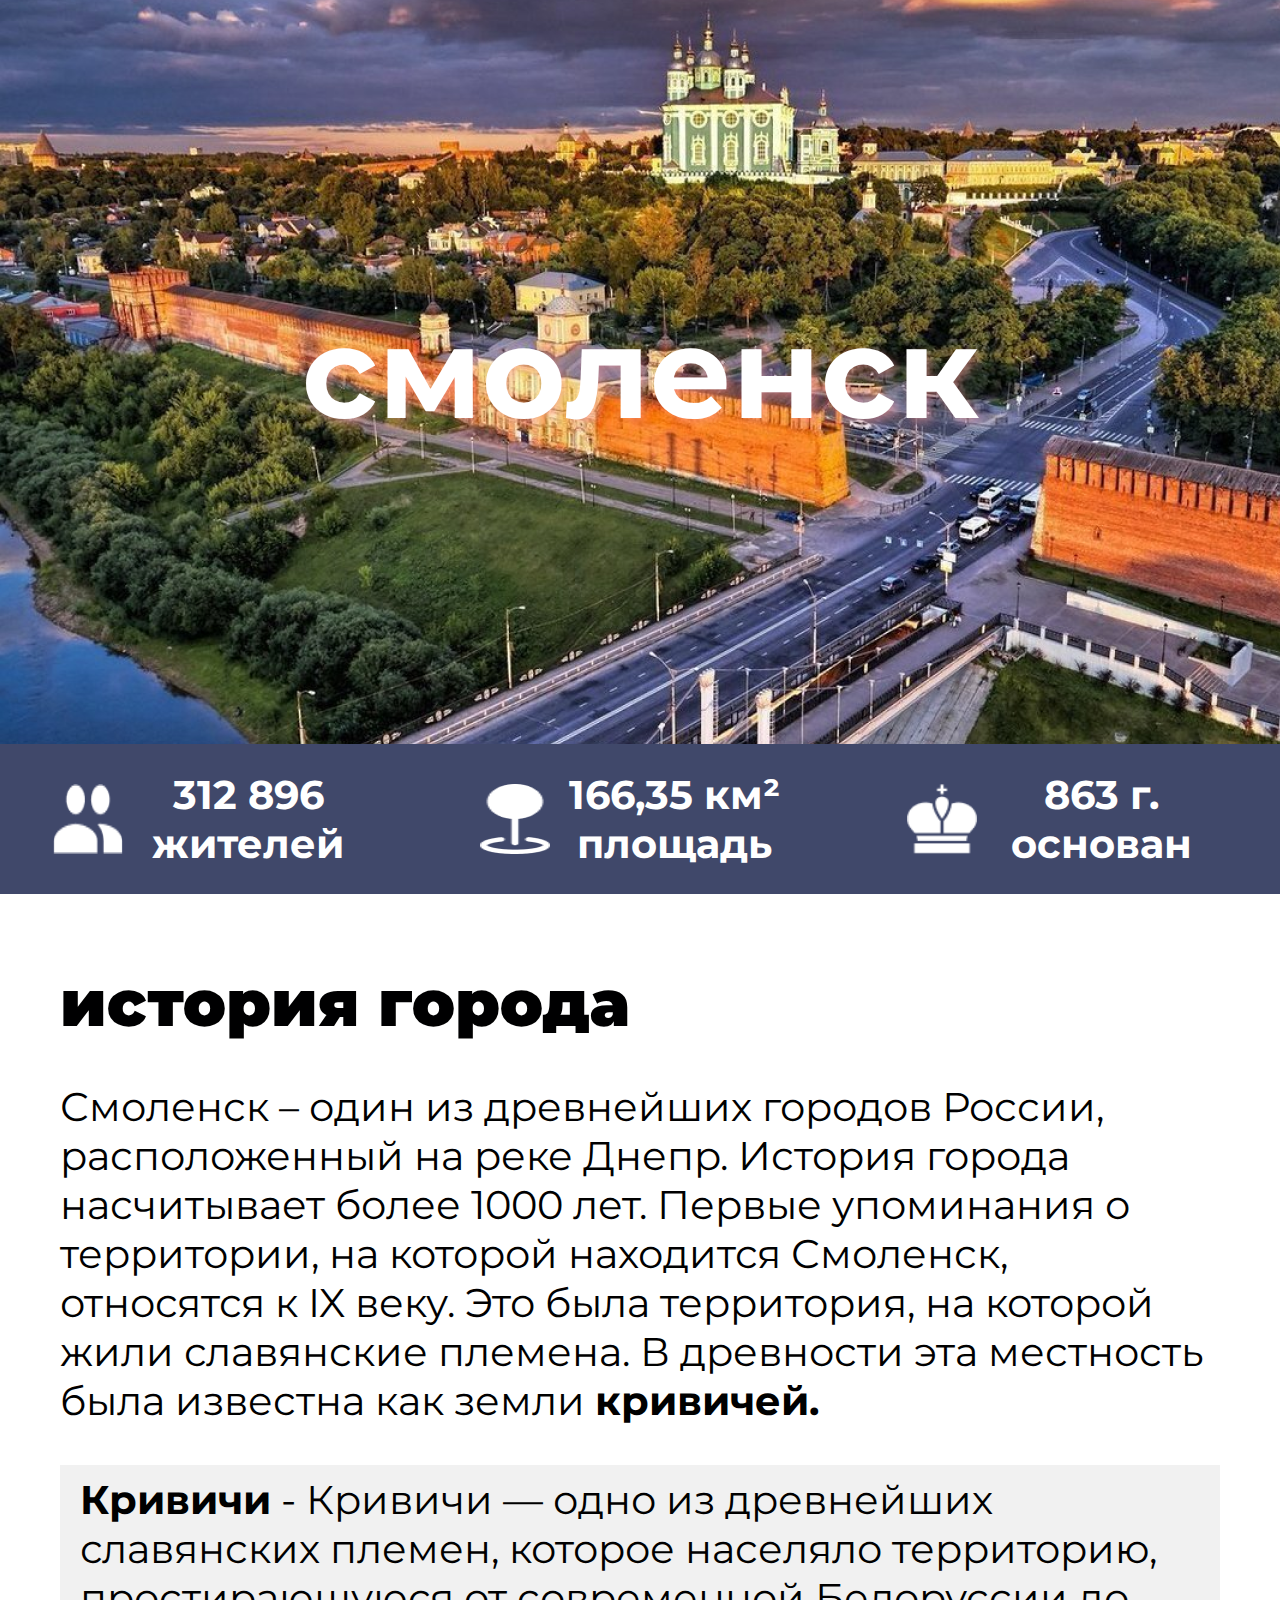
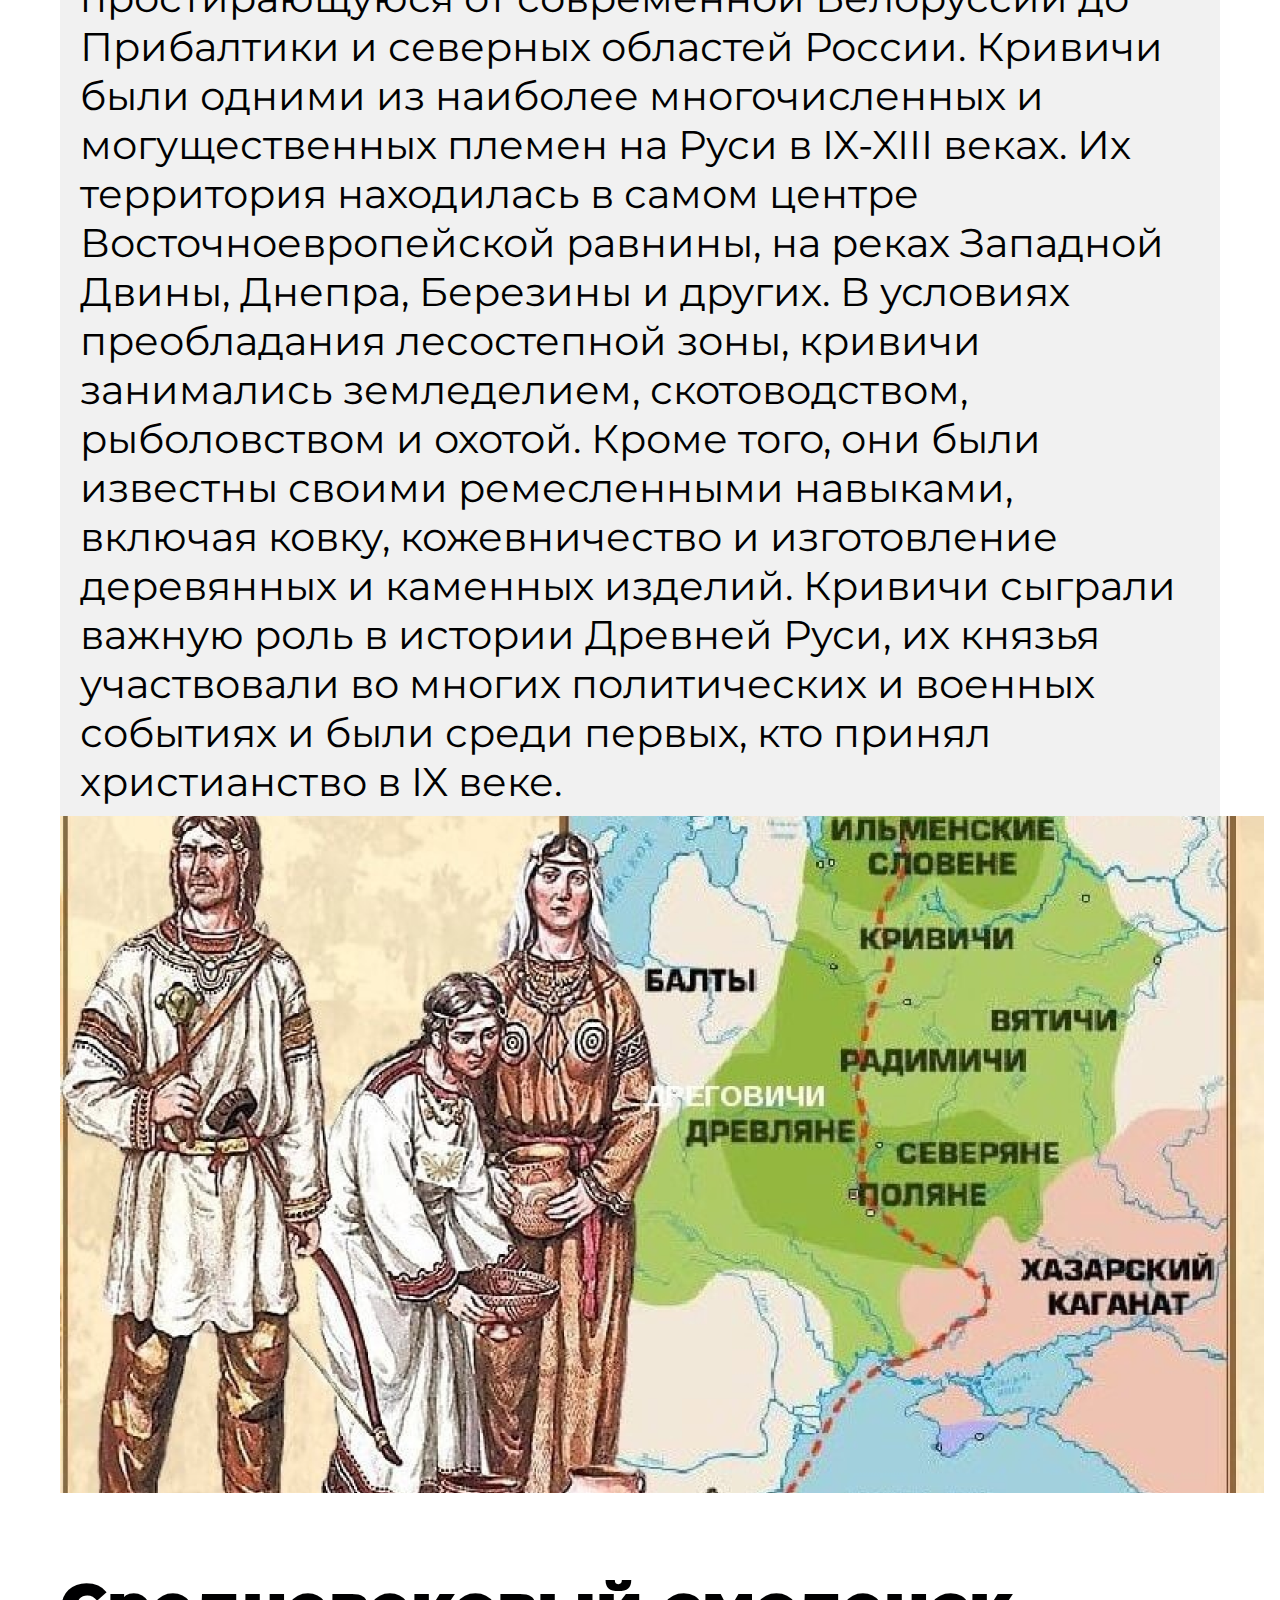
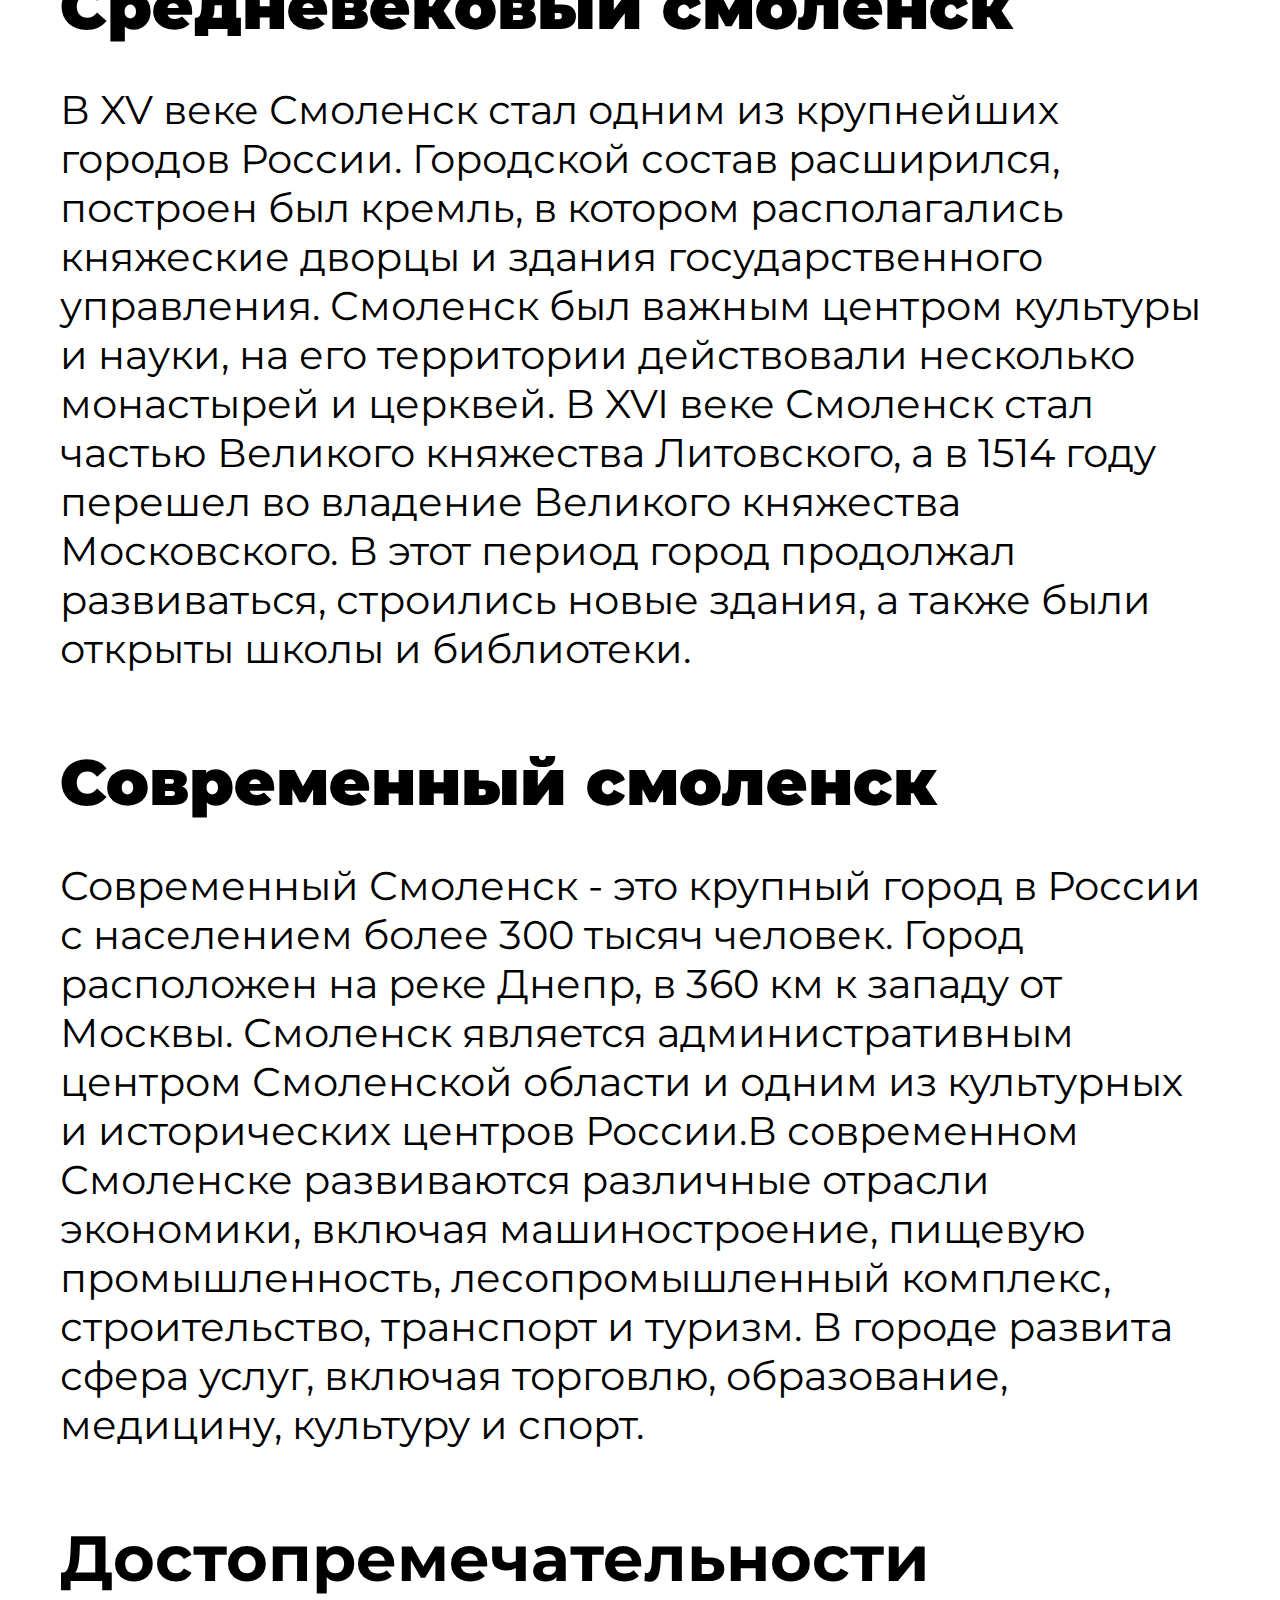
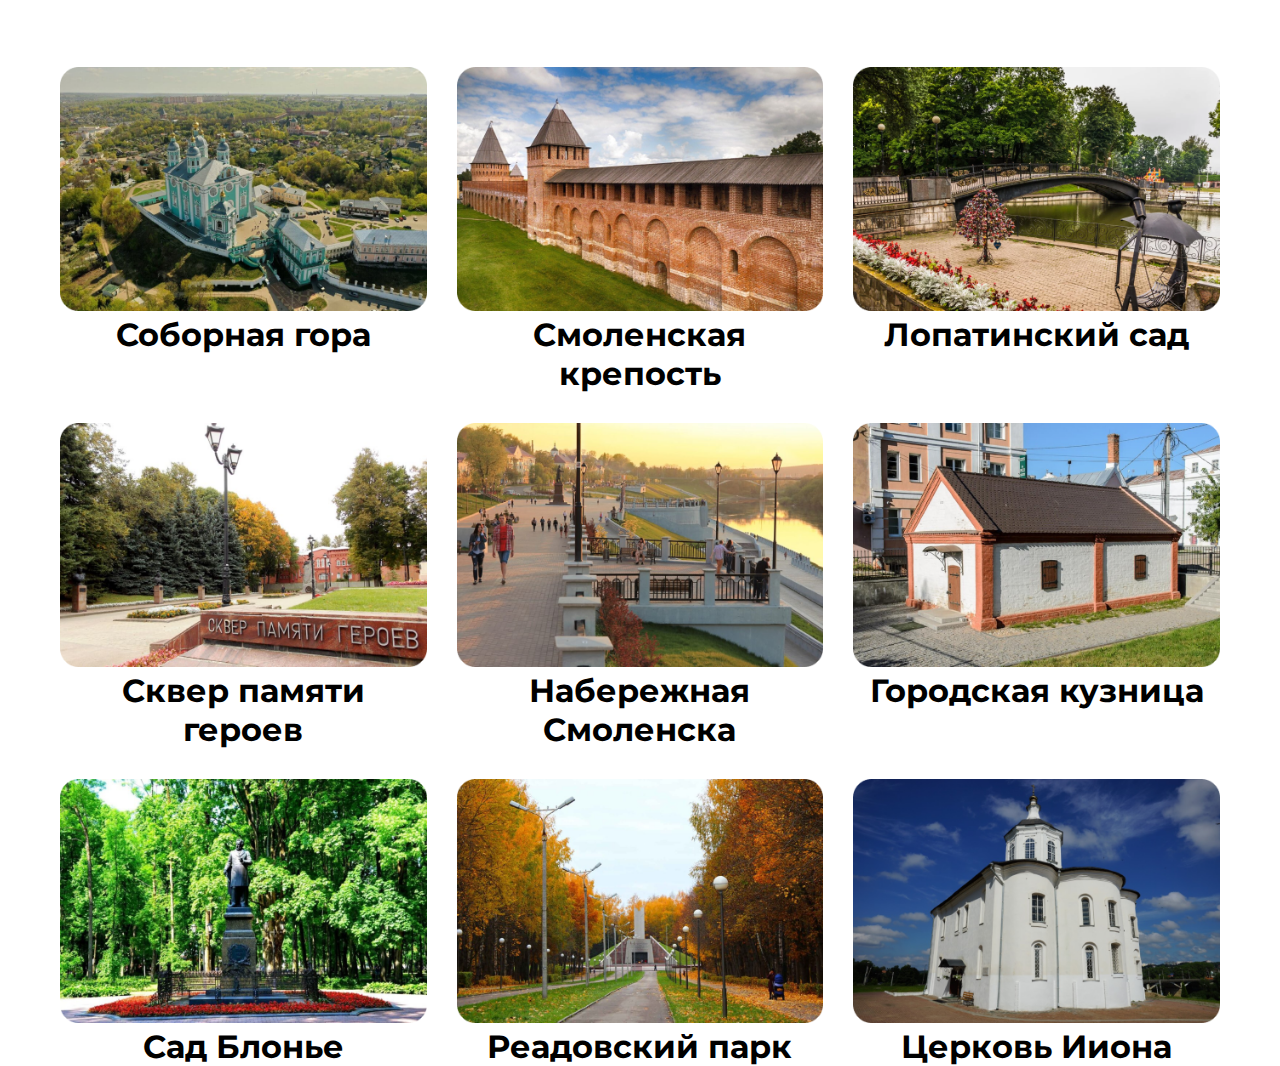
<file: index.html>
<!DOCTYPE html>
<html lang="en">
<head>
    <meta charset="UTF-8">
    <meta name="viewport" content="width=device-width, initial-scale=1.0">
    <title>смоленск</title>
    <link rel="stylesheet" href="style.css">
</head>
<body>
    <section class="header">
        <h1 class="title">смоленск</h1>
    </section>
    <section class="stats">
    <div class="stats__block">
        <img src="images/Vector.png"alt="" class="stats__icon">
        <p class="stats__text">312 896 жителей</p>
    </div>
    <div class="stats__block">
        <img src="images/квадраты.png"alt="" class="stats__icon">
        <p class="stats__text">166,35 км² площадь</p>
    </div>
    <div class="stats__block">
        <img src="images/основатель.png"alt="" class="stats__icon">
        <p class="stats__text">863 г. основан</p>
    </div>
    </section>
    <div class="container">
    <section>
        <h1 class="subtitle"><b>история города</b></h1>
        <p class="text">
        Смоленск – один из древнейших городов России, 
        расположенный на реке Днепр. 
        История города насчитывает более 1000 лет. 
        Первые упоминания о территории, 
        на которой находится Смоленск, 
        относятся к IX веку. Это была территория, 
        на которой жили славянские племена. 
        В древности эта местность
        была известна как земли <b>кривичей.</b>
        </p>
        
        <p class="text gray" >
        <b>Кривичи</b> - Кривичи — одно из древнейших 
        славянских племен, которое населяло территорию,
        простирающуюся от современной Белоруссии до
        Прибалтики и северных областей России. Кривичи 
        были одними из наиболее многочисленных и 
        могущественных племен на Руси в IX-XIII веках.
        Их территория находилась в самом центре
        Восточноевропейской равнины, на реках 
        Западной Двины, Днепра, Березины и других. 
        В условиях преобладания лесостепной зоны, кривичи 
        занимались земледелием, скотоводством, рыболовством 
        и охотой. Кроме того, они были известны своими
        ремесленными навыками, включая ковку, 
        кожевничество и изготовление деревянных 
        и каменных изделий. Кривичи сыграли важную 
        роль в истории Древней Руси, их князья
        участвовали во многих политических и военных
        событиях и были среди первых, кто принял 
        христианство в IX веке.
        </p>
        <img src="images/Кривичи.png" ait="Кривичи">
        <h1 class="subtitle"><b>Средневековый смоленск</b></h1>
        <p class="text">
            В XV веке Смоленск стал одним из крупнейших городов 
            России. Городской состав расширился, построен был
            кремль, в котором располагались княжеские дворцы и 
            здания государственного управления. Смоленск был 
            важным центром культуры и науки, на его территории 
            действовали несколько монастырей и церквей.
            В XVI веке Смоленск стал частью Великого княжества 
            Литовского, а в 1514 году перешел во владение Великого 
            княжества Московского. В этот период город продолжал 
            развиваться, строились новые здания, а также были открыты 
            школы и библиотеки.
            <h1 class="subtitle"><b>Современный смоленск</b></h1>
            <p class="text">
                Современный Смоленск - это крупный город в России с населением 
                более 300 тысяч человек. Город расположен на реке Днепр, в 360 
                км к западу от Москвы. Смоленск 
                является административным центром Смоленской области и одним из 
                культурных и исторических центров России.В современном Смоленске 
                развиваются различные отрасли 
                экономики, включая машиностроение, пищевую промышленность, 
                лесопромышленный комплекс, строительство, транспорт и туризм. 
                В городе развита сфера услуг, включая 
                торговлю, образование, медицину, культуру и спорт.
            
        <section class="attractions">
            <h2 class="subtitle">Достопремечательности</h2>
        
            <div class="attr_block">

                <div class="attr_card">
                    <a href="attr.html#1" class="attr_link">
                    <img src="images/гора.png" alt="" class="attr_image">
                    <p class="attr_name">Соборная гора</p>
                </a>
                </div>

                <div class="atr_card">
                    <a href="attr.html#2" class="attr_link">
                    <img src="images/смоленская крепость.png" alt="" class="attr_image">
                    <p class="attr_name">Смоленская крепость</p>
                </a>
                </div>

                <div class="atr_card">
                    <a href="attr.html#3" class="attr_link">
                    <img src="images/лопатка сад.png" alt="" class="attr_image">
                    <p class="attr_name">Лопатинский сад</p>
                </a>
                </div>

                <div class="atr_card">
                    <a href="attr.html#4" class="attr_link">
                    <img src="images/Сквер.png" alt="" class="attr_image">
                    <p class="attr_name">Сквер памяти героев</p>
                </a>
                </div>

                <div class="attr_card">
                    <a href="attr.html#5" class="attr_link">
                    <img src="images/нс.png" alt="" class="attr_image">
                    <p class="attr_name">Набережная Смоленска</p>
                </a>
                </div>

                <div class="attr_card">
                    <a href="attr.html#6" class="attr_link">
                    <img src="images/кузница.png" alt="" class="attr_image">
                    <p class="attr_name">Городская кузница</p>
                </a>
                </div>

                <div class="attr_card">
                    <a href="attr.html#7" class="attr_link">
                    <img src="images/Блонье.png" alt="" class="attr_image">
                    <p class="attr_name">Сад Блонье</p>
                </a>
                </div>

                <div class="attr_card">
                    <a href="attr.html#8" class="attr_link">
                    <img src="images/парк.png" alt="" class="attr_image">
                    <p class="attr_name">Реадовский парк</p>
                </a>
                </div>

                <div class="attr_card">
                    <a href="attr.html#9" class="attr_link">
                    <img src="images/храм.png" alt="" class="attr_image">
                    <p class="attr_name">Церковь Ииона</p>
                </a>
                </div>
            </div>
        </section>
</body>

</html>
</file>
<file: style.css>
@import url('https://fonts.googleapis.com/css2?family=Montserrat:wght@400;700&display=swap');

* {
    margin: 0;
    padding: 0;
}

.container {
    padding: 0 60px;
    margin: 0 auto;
}

.header {
    height: 744px;
    background-image: url("images/main.png");
    background-size: cover;
    background-repeat: no-repeat;

    display: flex;
    align-items: center;
    justify-content: center;
}

.title {
    color: #FFF;
    text-align: center;
    text-shadow: 4px 4px 10px rgba(253, 155, 155, 0.5);
    font-family: Montserrat;
    font-size: 128px;
    font-style: normal;
    font-weight: 700;
    line-height: normal;
}

.stats {
    background-color: #40486A;
    display: flex;
    justify-content: space-around;
    height: 150px;
}

.stats__block {
    display: flex;
    align-items: center;
}

.stats__text {
    max-width: 250px;

    color: #FFF;
    text-align: center;
    font-family: Montserrat;
    font-size: 40px;
    font-style: normal;
    font-weight: 700;
    line-height: normal;
}

.stats__icon {
    height: 70px;
    width: 70px;
}

.subtitle {
    margin-top: 70px;
    color: #000001;
    font-family: Montserrat;
    font-size: 64px;
    font-style: normal;
    font-weight: 700;
    line-height: normal;
}

.text {
    margin-top: 40px;
    color: #000;
    font-size: 40px;
    font-family: Montserrat;
    font-style: normal;
    font-weight: 400;
    line-height: normal;
}

.image {
    margin-top: 55px;
    display: block;
    margin-left: auto;
    margin-right: auto;
    width: 90%;
}

.gray {
    background-color: #F1F1F1;
    padding: 10px 20px;
}


.attr_image {
    width: 100%;
}

.attr_name {
    text-align: center;
    color: #000;
    font-family: Montserrat;
    font-size: 32px;
    font-style: normal;
    font-weight: 700;
    line-height: normal;
}

.attr_block {
    margin-top: 70px;
    display: grid;
    grid-template-columns: 1fr 1fr 1fr;
    gap: 30px;
}

.attr__title {
    margin-top: 70px;
    color: #000001;
    font-family: Montserrat;
    font-size: 48px;
    font-style: normal;
    font-weight: 700;
    line-height: normal;
}

.attr_link {
    text-decoration: none;
}

.swiper {
    margin-top: 50px;
    width: 80%;
    height: 700px;
}

.swiper-pagination-bullet {
    width: 20px;
    height: 20px;
    text-align: center;
    line-height: 20px;
    font-size: 12px;
    color: #000;
    opacity: 1;
    background: rgba(0, 0, 0, 0.2);
}

.swiper-pagination-bullet-active {
    color: #fff;
    background: #007aff;
}

.slider__img {
    width: 100%;
    height: 100%;
}

@media (max-width: 992px) {
    .swiper {
        height: 350px;
    }

    .subtitle {
        font-size: 40px;
    }

    .attr__title {
        font-size: 35px;
    }

    .text {
        font-size: 30px;
    }
}

@media (max-width: 768px) {
    .stats {
        flex-direction: column;
        align-items: center;
        height: 100%;
        padding-bottom: 40px;
    }

    .stats__block {
        margin-top: 40px;
    }

    .title {
        font-size: 75px;
    }

    .subtitle {
        font-size: 25px;
    }

    .attr__title {
        font-size: 20px;
    }

    .text {
        font-size: 15px;
    }

    .swiper {
        height: 250px;
        width: 80%;
    }

    .container {
        padding: 0px 20px;
    }

    .attr_block {
        grid-template-columns: 1fr 1fr;
    }
}

@media (max-width: 576px) {
    .title {
        font-size: 55px;
    }

    .swiper {
        width: 90%;
        height: 200px;
    }

    .attr_block {
        grid-template-columns: 1fr;
    }
}
</file>
